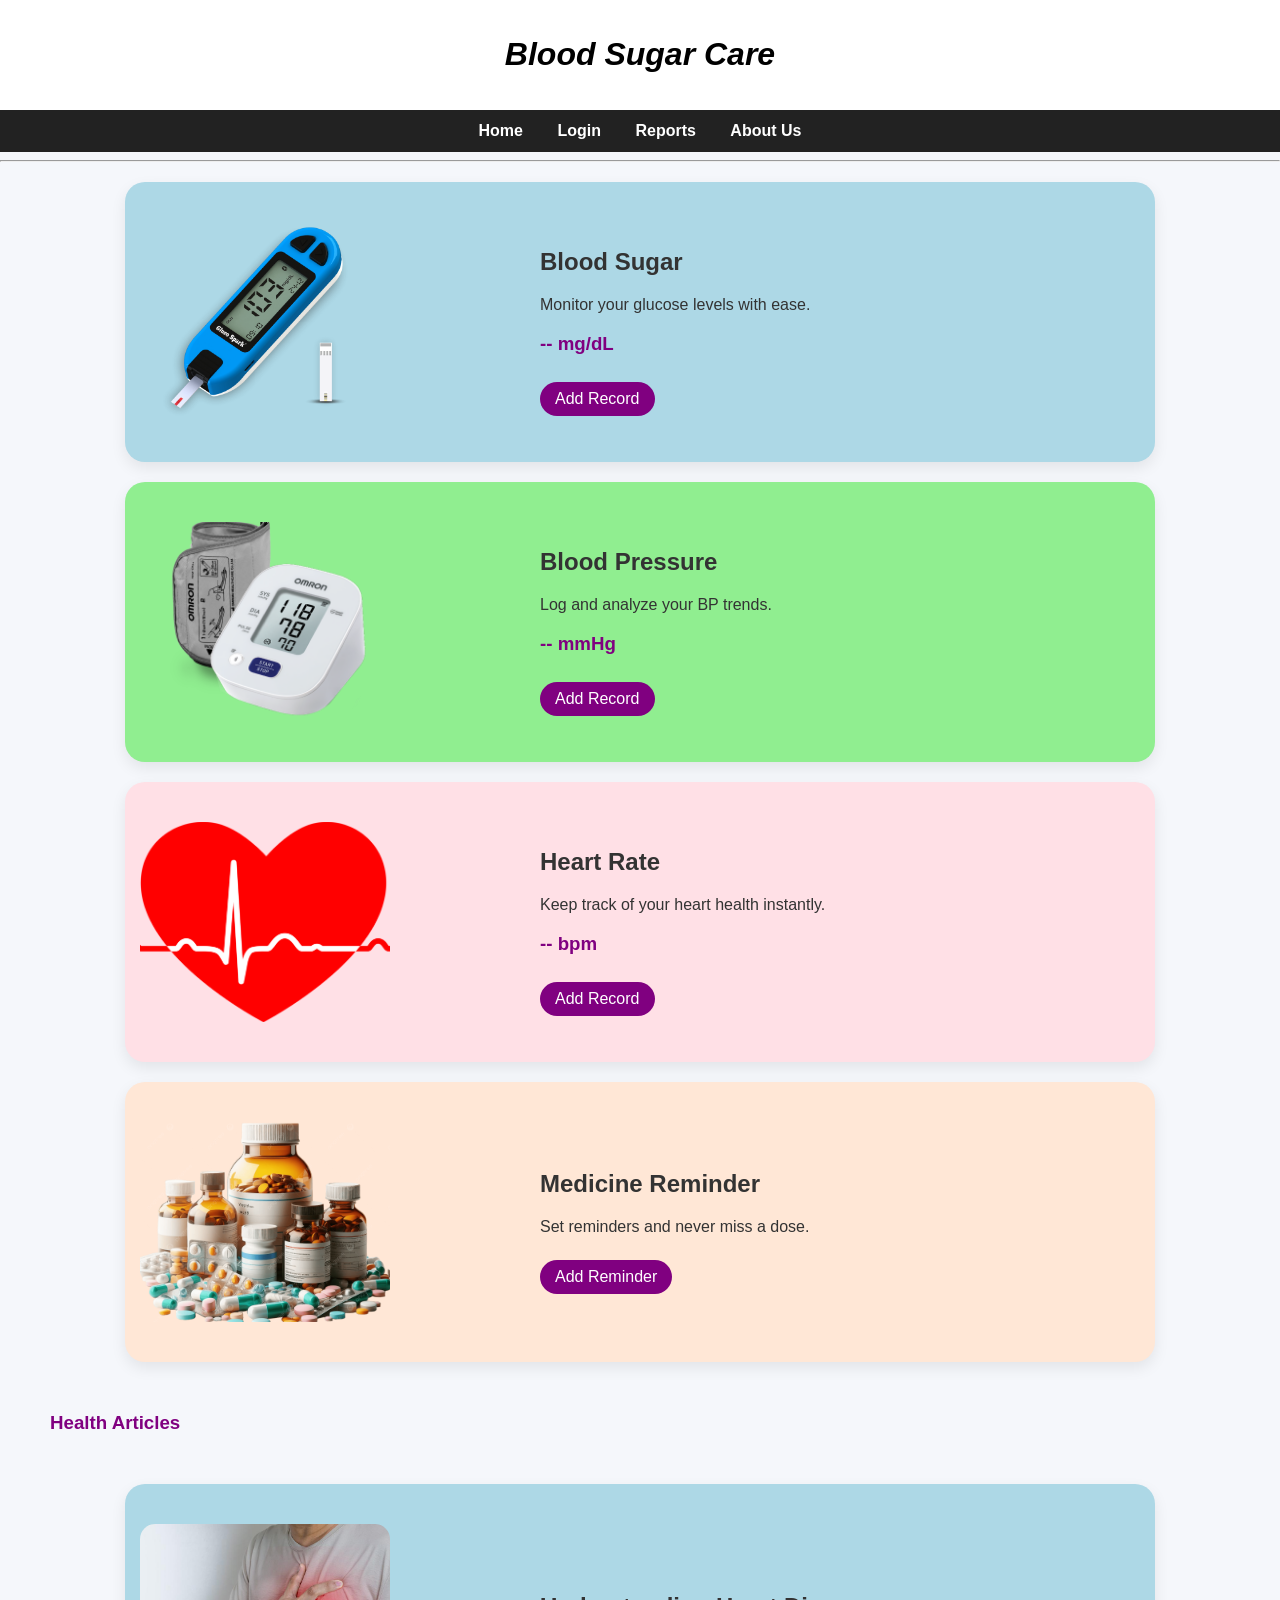
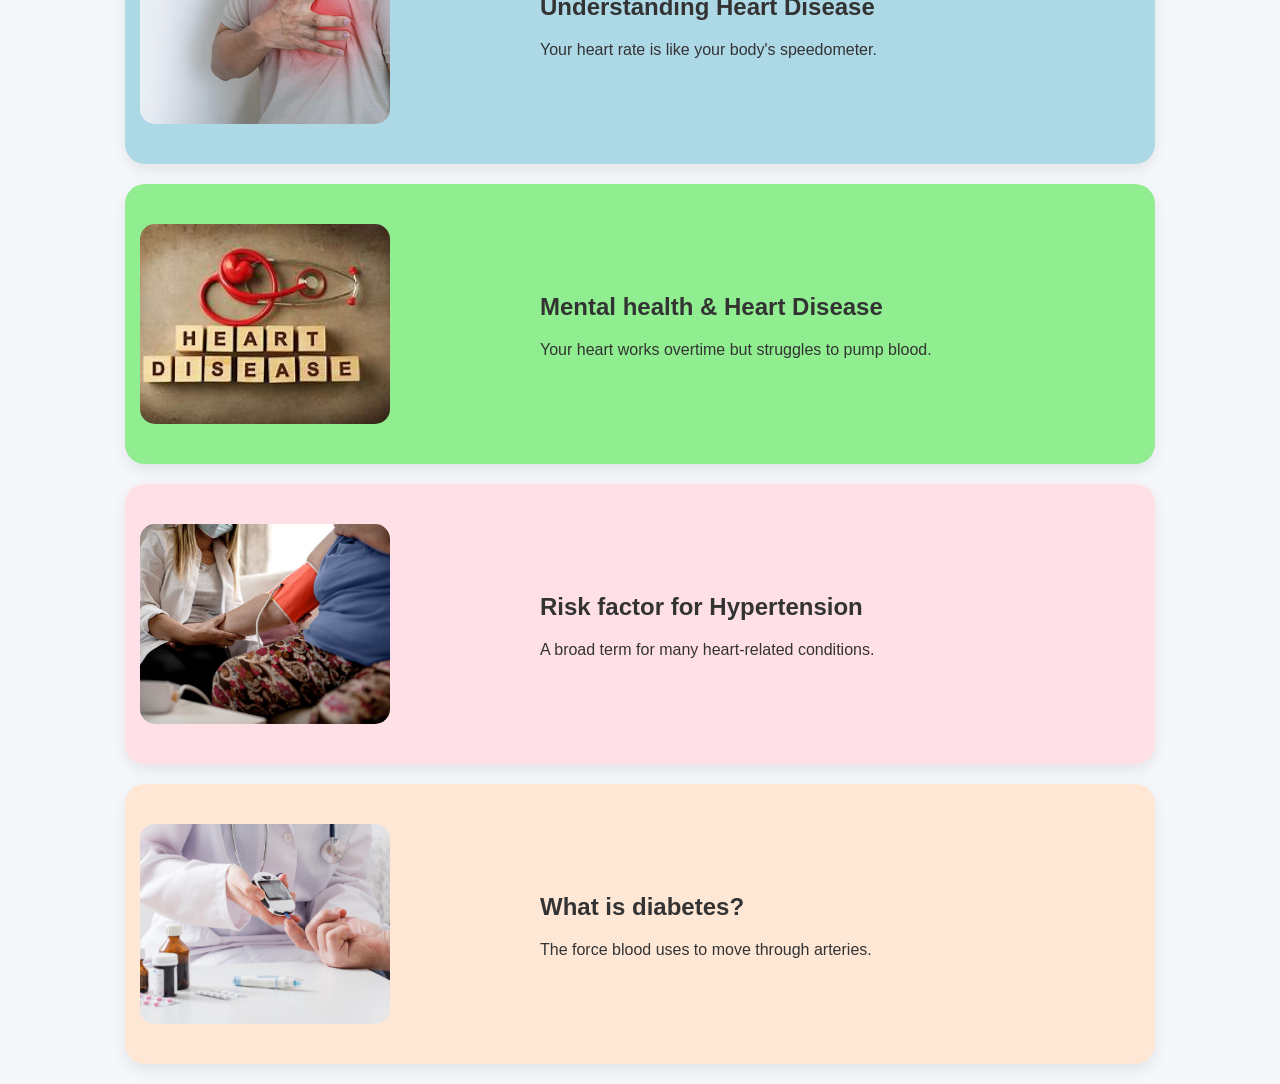
<file: index.html>
<!DOCTYPE html>
<html>
<head>
    <meta name="viewport" content="width=device-width, initial-scale=1.0">
    <title>Health Tracker</title>
    <link rel="stylesheet" href="style1.css">
</head>

<body>

<header>
    <i><h1 style="text-align:center;">Blood Sugar Care</i></h1>
</header>

<!-- NAVBAR -->
<nav class="navbar">
    <a href="index.html">Home</a>
    <a href="login.html">Login</a>
    <a href="graphs.html">Reports</a>
    <a href="about.html">About Us</a>
    
</nav>

<hr>

<!-- HEALTH TRACK CARDS -->
<section class="card blue">
    <img src="blood sugar.png" alt="Blood Sugar">
    <div class="text">
        <h2>Blood Sugar</h2>
        <p>Monitor your glucose levels with ease.</p>
        <h3>-- mg/dL</h3>
        <a class="btn" href="bloodsugar.html">Add Record</a>
    </div>
</section>

<section class="card green">
    <img src="bp.png" alt="Blood Pressure">
    <div class="text">
        <h2>Blood Pressure</h2>
        <p>Log and analyze your BP trends.</p>
        <h3>-- mmHg</h3>
        <a class="btn" href="bloodpressure.html">Add Record</a>
    </div>
</section>

<section class="card pink">
    <img src="heart rate.png" alt="Heart Rate">
    <div class="text">
        <h2>Heart Rate</h2>
        <p>Keep track of your heart health instantly.</p>
        <h3>-- bpm</h3>
        <a class="btn" href="heartrate.html">Add Record</a>
    </div>
</section>

<section class="card orange">
    <img src="medicine.png" alt="Medicine">
    <div class="text">
        <h2>Medicine Reminder</h2>
        <p>Set reminders and never miss a dose.</p>
        <a class="btn" href="reminder.html">Add Reminder</a>
    </div>
</section>

<!-- ARTICLES SECTION -->
<h3 style="margin:50px;">Health Articles</h2>

<a href="heartdisease.html" class="article-link">
<section class="card blue">
    <img src="heartdisease.jpg" alt="Target Heart Rate">
    <div class="text">
        <h2>Understanding Heart Disease</h2>
        <p>Your heart rate is like your body's speedometer.</p>
    </div>
</section>
</a>

<a href="heartfailure.html" class="article-link">
<section class="card green">
    <img src="heartfailure.jpg" alt="Heart Failure">
    <div class="text">
        <h2>Mental health & Heart Disease</h2>
        <p>Your heart works overtime but struggles to pump blood.</p>
    </div>
</section>
</a>

<a href="Hypertension.html" class="article-link">
<section class="card pink">
    <img src="Hypertension.jpg" alt="Heart Disease">
    <div class="text">
        <h2>Risk factor for Hypertension</h2>
        <p>A broad term for many heart-related conditions.</p>
    </div>
</section>
</a>

<a href="diabetes.html" class="article-link">
<section class="card orange">
    <img src="diabetes.jpg" alt="Blood Pressure Info">
    <div class="text">
        <h2>What is diabetes?</h2>
        <p>The force blood uses to move through arteries.</p>
    </div>
</section>
</a>

</body>
</html>
</file>
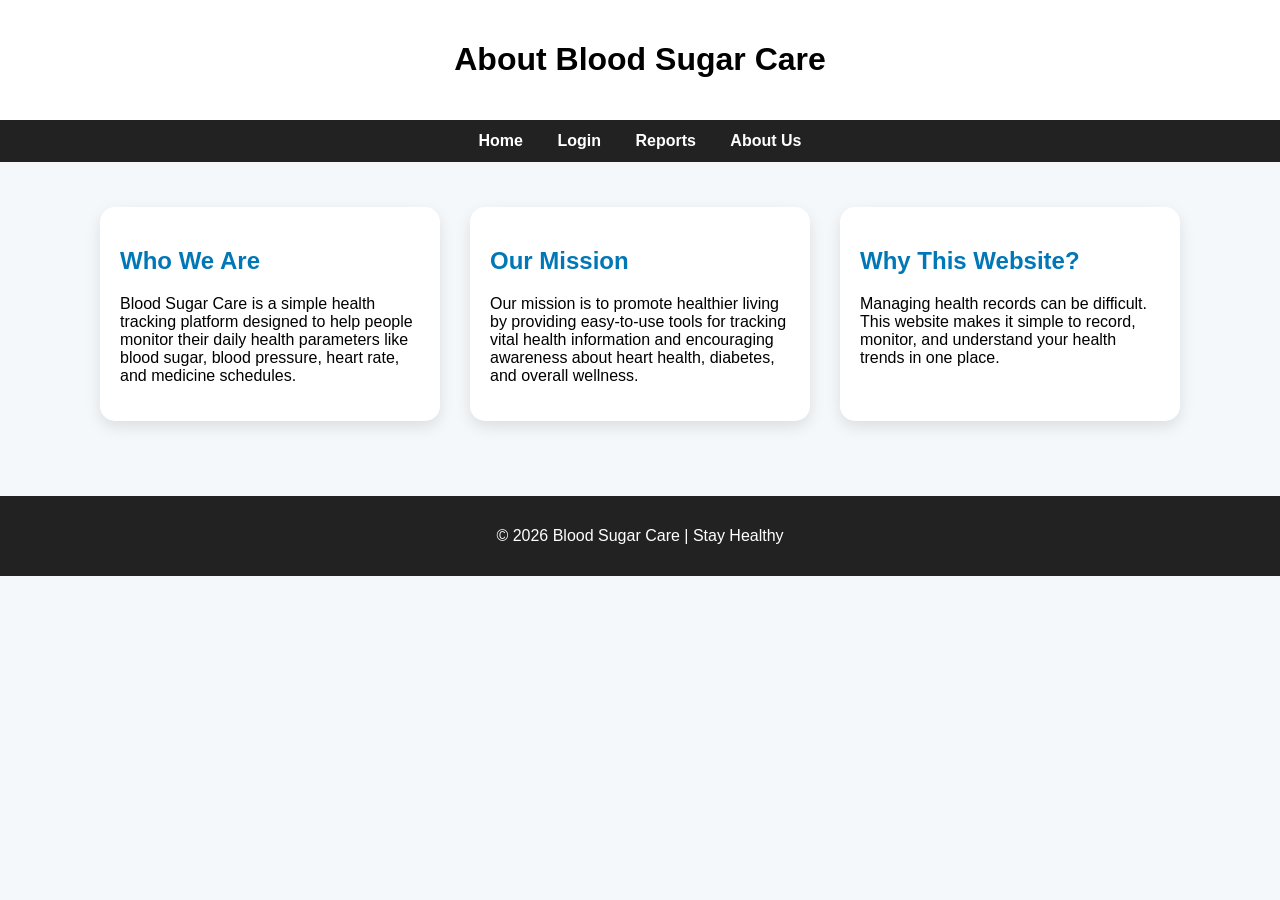
<file: about.html>
<!DOCTYPE html>
<html>
<head>
    <meta name="viewport" content="width=device-width, initial-scale=1.0">
    <title>About Us - Blood Sugar Care</title>
    <link rel="stylesheet" href="about.css">
</head>
<body>
<header>
    <h1>About Blood Sugar Care</h1>
</header>
<nav class="navbar">
    <a href="index.html">Home</a>
    <a href="login.html">Login</a>
    <a href="graphs.html">Reports</a>
    <a href="about.html">About Us</a>
</nav>
<section class="about-container">
<div class="about-card">
<h2>Who We Are</h2>
<p>
Blood Sugar Care is a simple health tracking platform designed to help people 
monitor their daily health parameters like blood sugar, blood pressure, heart rate, 
and medicine schedules.</p>
 </div>
<div class="about-card">
<h2>Our Mission</h2>
<p>Our mission is to promote healthier living by providing easy-to-use tools 
  for tracking vital health information and encouraging awareness about 
 heart health, diabetes, and overall wellness.</p>
</div>
<div class="about-card">
<h2>Why This Website?</h2>
<p>Managing health records can be difficult. This website makes it simple 
to record, monitor, and understand your health trends in one place. </p>
</div>
</section>
<footer>
    <p>© 2026 Blood Sugar Care | Stay Healthy</p>
</footer>

</body>
</html>
</file>
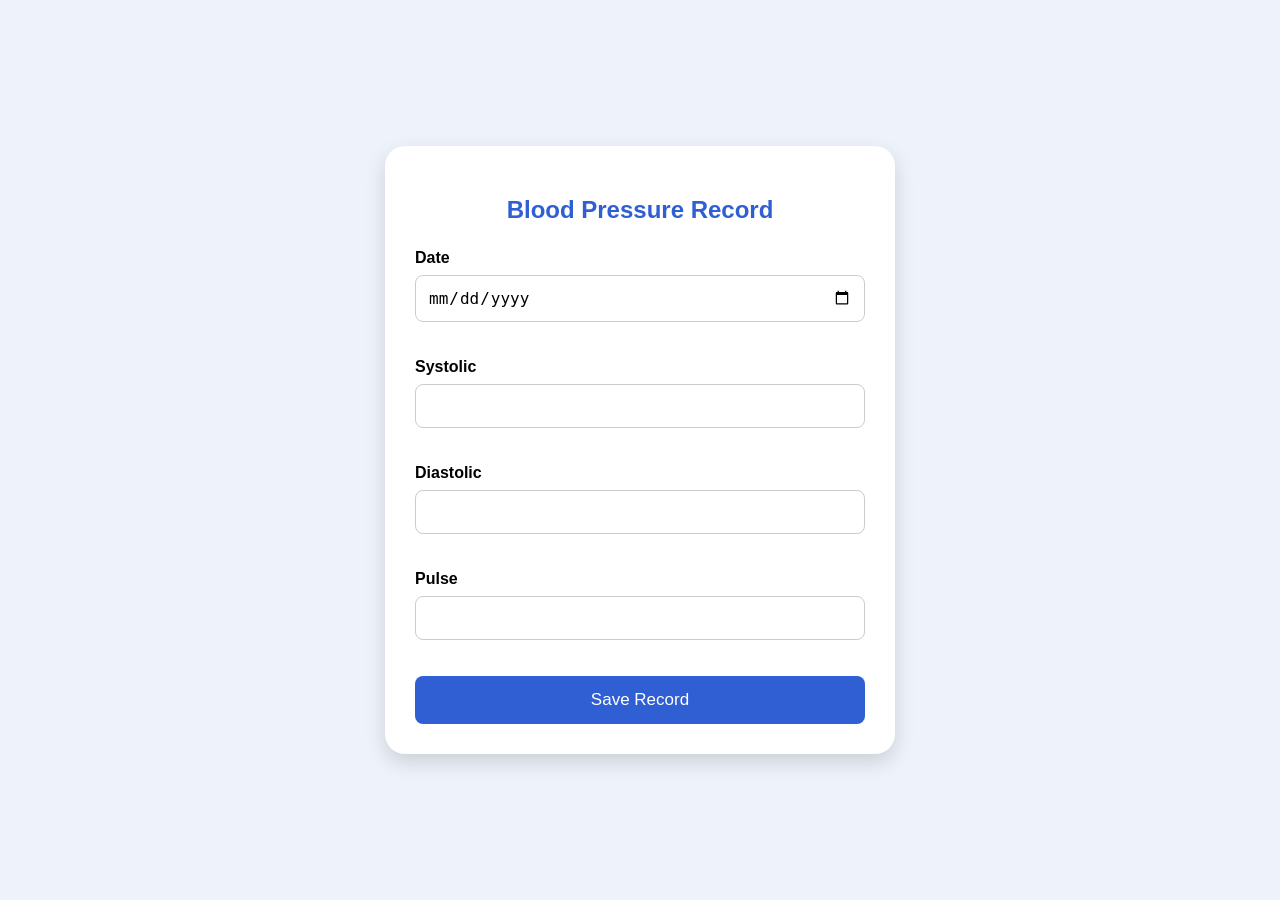
<file: bloodpressure.html>
<!DOCTYPE html>
<html>
<head>
<meta charset="UTF-8">
<meta name="viewport" content="width=device-width, initial-scale=1.0">
<title>Blood Pressure Record</title>
<link rel="stylesheet" href="style2.css">
</head>
<body>
<div class="container">
<h2>Blood Pressure Record</h2>

<form>
<label>Date</label><br>
<input type="date"><br><br>

<label>Systolic</label><br>
<input type="number"><br><br>

<label>Diastolic</label><br>
<input type="number"><br><br>

<label>Pulse</label><br>
<input type="number"><br><br>

<button type="submit">Save Record</button>
</form>
</div>
</body>
</html>
</file>
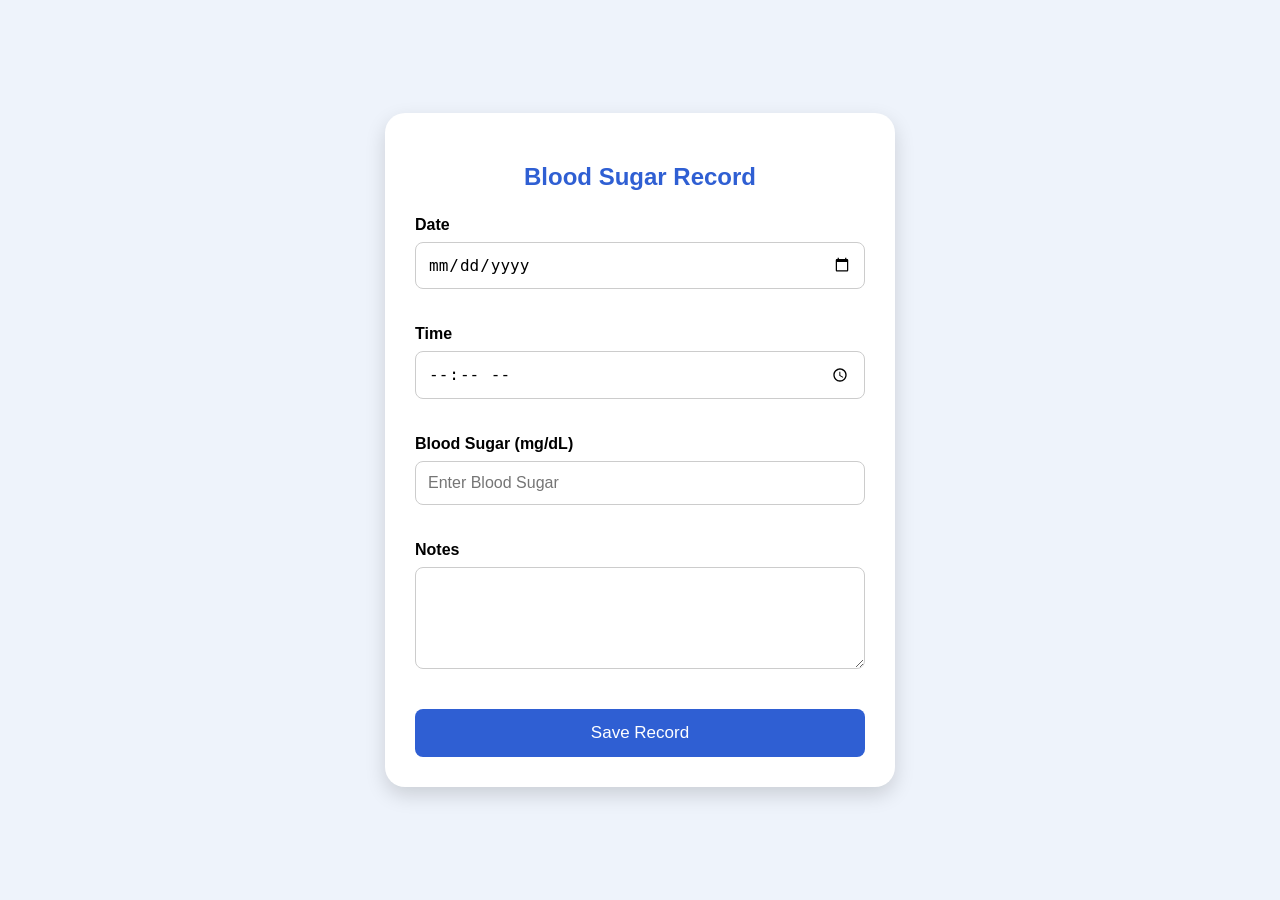
<file: bloodsugar.html>
<!DOCTYPE html>
<html>
<head>
<meta charset="UTF-8">
<meta name="viewport" content="width=device-width, initial-scale=1.0">
<title>Blood Sugar Record</title>
<link rel="stylesheet" href="style2.css">
</head>
<body>
<div class="container">
<h2>Blood Sugar Record</h2>

<form>
<label>Date</label><br>
<input type="date"><br><br>

<label>Time</label><br>
<input type="time"><br><br>

<label>Blood Sugar (mg/dL)</label><br>
<input type="number" placeholder="Enter Blood Sugar"><br><br>

<label>Notes</label><br>
<textarea rows="4"></textarea><br><br>

<button type="submit">Save Record</button>
</form>
</div>
</body>
</html>
</file>
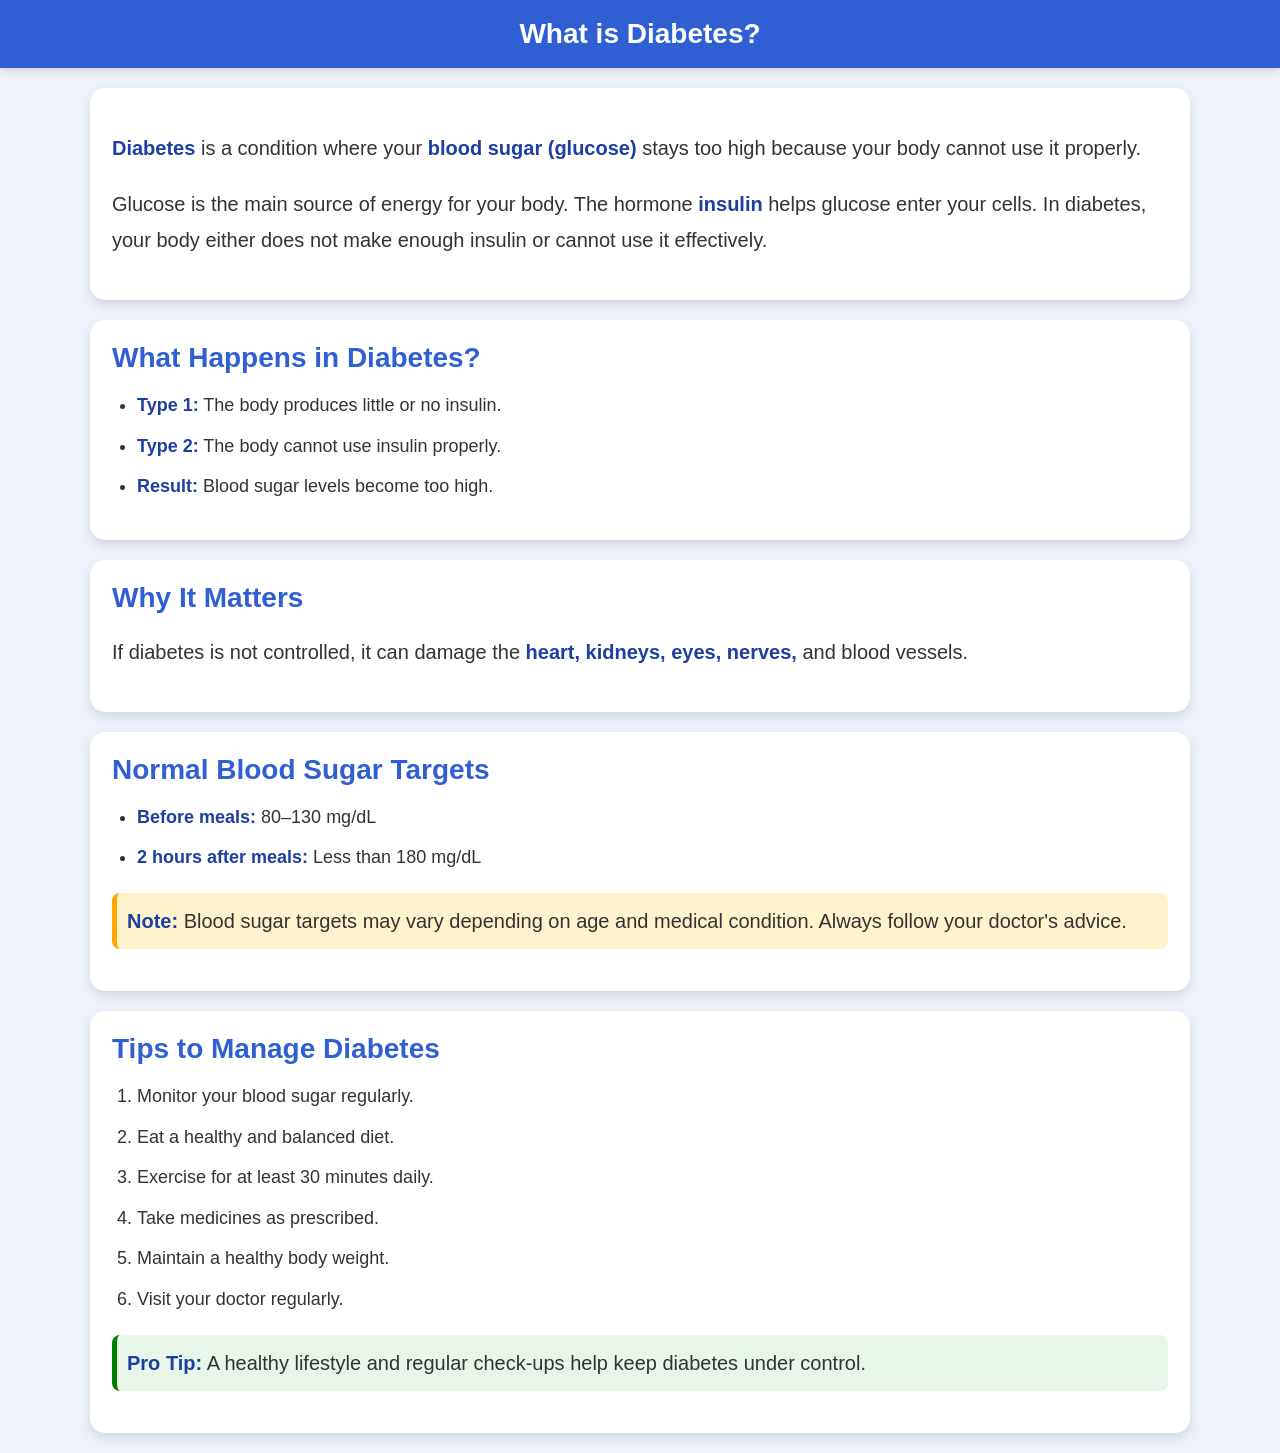
<file: diabetes.html>
<!DOCTYPE html>
<html lang="en">
<head>
    <meta charset="UTF-8">
    <meta name="viewport" content="width=device-width, initial-scale=1.0">
    <title>What is Diabetes?</title>
    <link rel="stylesheet" href="article.css">
</head>
<body>

    <div class="top-bar">
        <h1>What is Diabetes?</h1>
    </div>

    <div class="article-card">
        <p>
            <b>Diabetes</b> is a condition where your <b>blood sugar (glucose)</b> stays too high because your body cannot use it properly.
        </p>

        <p>
            Glucose is the main source of energy for your body. The hormone <b>insulin</b> helps glucose enter your cells. In diabetes, your body either does not make enough insulin or cannot use it effectively.
        </p>
    </div>

    <div class="article-card">
        <h2>What Happens in Diabetes?</h2>
        <ul>
            <li><b>Type 1:</b> The body produces little or no insulin.</li>
            <li><b>Type 2:</b> The body cannot use insulin properly.</li>
            <li><b>Result:</b> Blood sugar levels become too high.</li>
        </ul>
    </div>

    <div class="article-card">
        <h2>Why It Matters</h2>
        <p>
            If diabetes is not controlled, it can damage the <b>heart, kidneys, eyes, nerves,</b> and blood vessels.
        </p>
    </div>

    <div class="article-card">
        <h2>Normal Blood Sugar Targets</h2>
        <ul>
            <li><b>Before meals:</b> 80–130 mg/dL</li>
            <li><b>2 hours after meals:</b> Less than 180 mg/dL</li>
        </ul>

        <p class="note">
            <b>Note:</b> Blood sugar targets may vary depending on age and medical condition. Always follow your doctor's advice.
        </p>
    </div>

    <div class="article-card">
        <h2>Tips to Manage Diabetes</h2>
        <ol>
            <li>Monitor your blood sugar regularly.</li>
            <li>Eat a healthy and balanced diet.</li>
            <li>Exercise for at least 30 minutes daily.</li>
            <li>Take medicines as prescribed.</li>
            <li>Maintain a healthy body weight.</li>
            <li>Visit your doctor regularly.</li>
        </ol>

        <p class="pro-tip">
            <b>Pro Tip:</b> A healthy lifestyle and regular check-ups help keep diabetes under control.
        </p>
    </div>

</body>
</html>
</file>
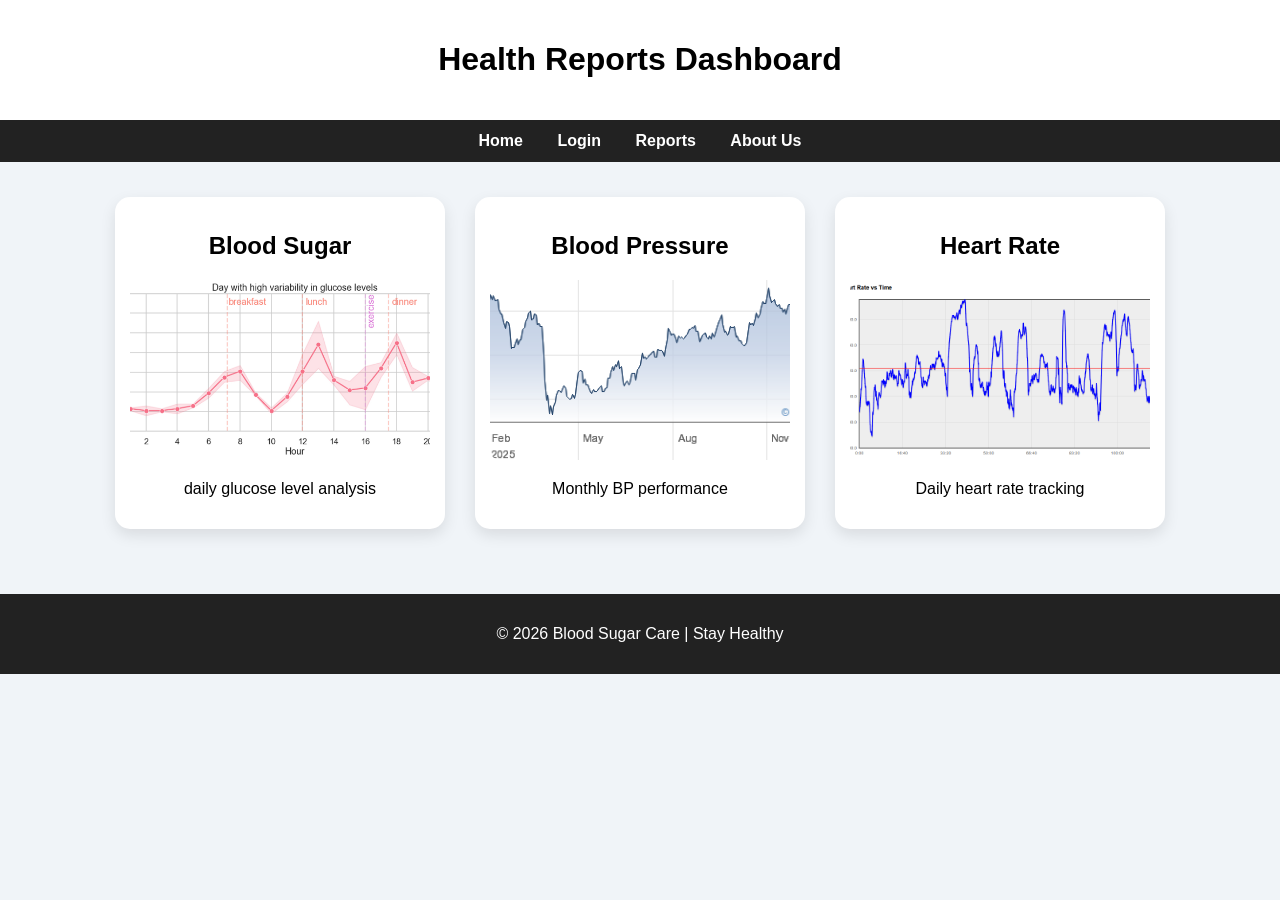
<file: graphs.html>
<!DOCTYPE html>
<html>
<head>
    <meta name="viewport" content="width=device-width, initial-scale=1.0">
    <title>Health Reports</title>
    <link rel="stylesheet" href="graphs.css">
</head>
<body>
<header>
    <h1>Health Reports Dashboard</h1>
</header>
<nav class="navbar">
    <a href="index.html">Home</a>
    <a href="login.html">Login</a>
    <a href="graphs.html">Reports</a>
    <a href="about.html">About Us</a>
</nav>

<section class="report-container">

    <div class="report-card">
        <h2>Blood Sugar</h2>
        <img src="sugar-graph.png" alt="Blood Sugar Graph">
        <p>daily glucose level analysis</p>
    </div>

    <div class="report-card">
        <h2>Blood Pressure</h2>
        <img src="bp-graph.png" alt="Blood Pressure Graph">
        <p>Monthly BP performance</p>
    </div>

    <div class="report-card">
        <h2>Heart Rate</h2>
        <img src="heart-graph.png" alt="Heart Rate Graph">
        <p>Daily heart rate tracking</p>
    </div>

</section>
<footer>
    <p>© 2026 Blood Sugar Care | Stay Healthy</p>
</footer>
</body>
</html>
</file>
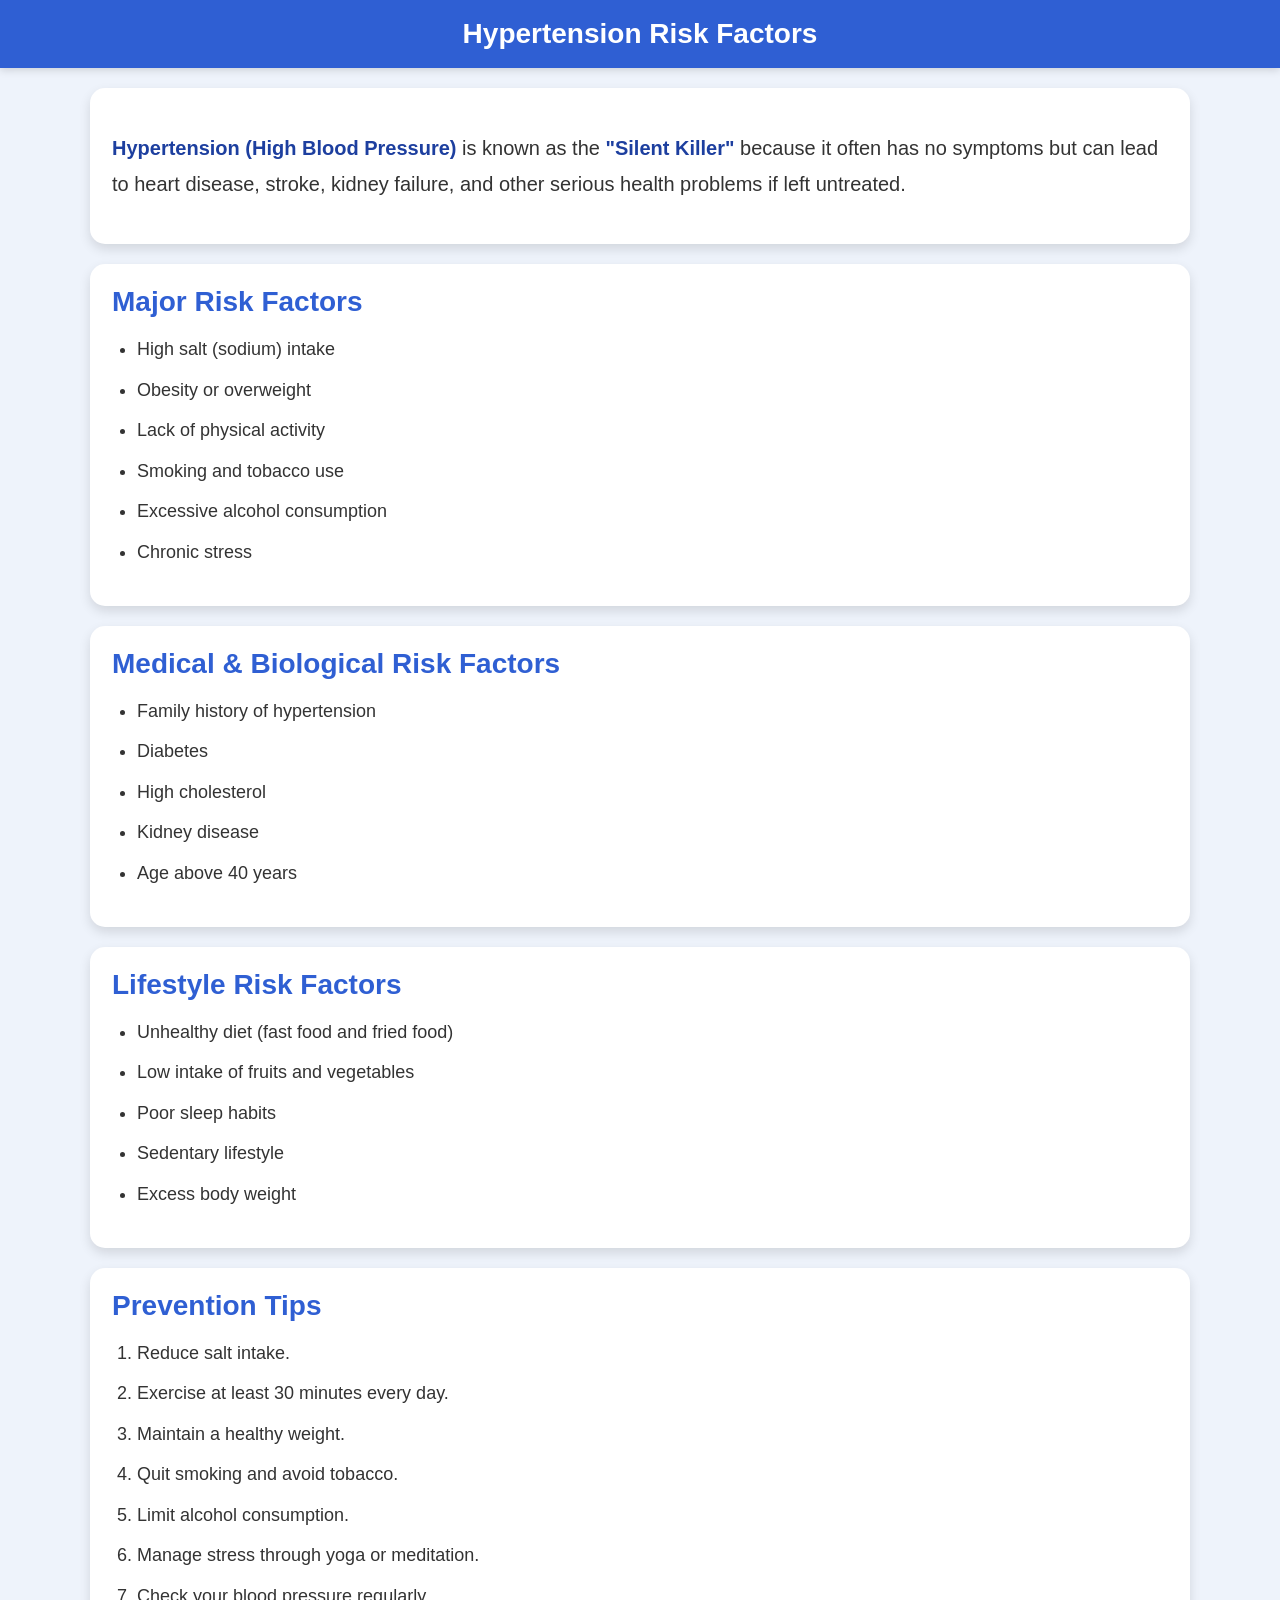
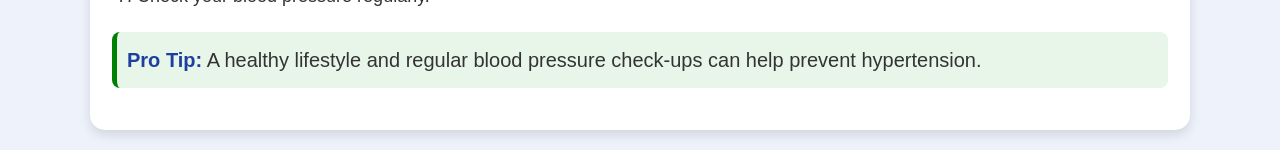
<file: heartdisease.html>
<!DOCTYPE html>
<html lang="en">
<head>
    <meta charset="UTF-8">
    <meta name="viewport" content="width=device-width, initial-scale=1.0">
    <title>Hypertension Risk Factors</title>
    <link rel="stylesheet" href="article.css">
</head>
<body>

    <div class="top-bar">
        <h1>Hypertension Risk Factors</h1>
    </div>

    <div class="article-card">
        <p>
            <b>Hypertension (High Blood Pressure)</b> is known as the
            <b>"Silent Killer"</b> because it often has no symptoms but can
            lead to heart disease, stroke, kidney failure, and other serious
            health problems if left untreated.
        </p>
    </div>

    <div class="article-card">
        <h2>Major Risk Factors</h2>
        <ul>
            <li>High salt (sodium) intake</li>
            <li>Obesity or overweight</li>
            <li>Lack of physical activity</li>
            <li>Smoking and tobacco use</li>
            <li>Excessive alcohol consumption</li>
            <li>Chronic stress</li>
        </ul>
    </div>

    <div class="article-card">
        <h2>Medical & Biological Risk Factors</h2>
        <ul>
            <li>Family history of hypertension</li>
            <li>Diabetes</li>
            <li>High cholesterol</li>
            <li>Kidney disease</li>
            <li>Age above 40 years</li>
        </ul>
    </div>

    <div class="article-card">
        <h2>Lifestyle Risk Factors</h2>
        <ul>
            <li>Unhealthy diet (fast food and fried food)</li>
            <li>Low intake of fruits and vegetables</li>
            <li>Poor sleep habits</li>
            <li>Sedentary lifestyle</li>
            <li>Excess body weight</li>
        </ul>
    </div>

    <div class="article-card">
        <h2>Prevention Tips</h2>
        <ol>
            <li>Reduce salt intake.</li>
            <li>Exercise at least 30 minutes every day.</li>
            <li>Maintain a healthy weight.</li>
            <li>Quit smoking and avoid tobacco.</li>
            <li>Limit alcohol consumption.</li>
            <li>Manage stress through yoga or meditation.</li>
            <li>Check your blood pressure regularly.</li>
        </ol>

        <p class="pro-tip">
            <b>Pro Tip:</b> A healthy lifestyle and regular blood pressure check-ups can help prevent hypertension.
        </p>
    </div>

</body>
</html>
</file>
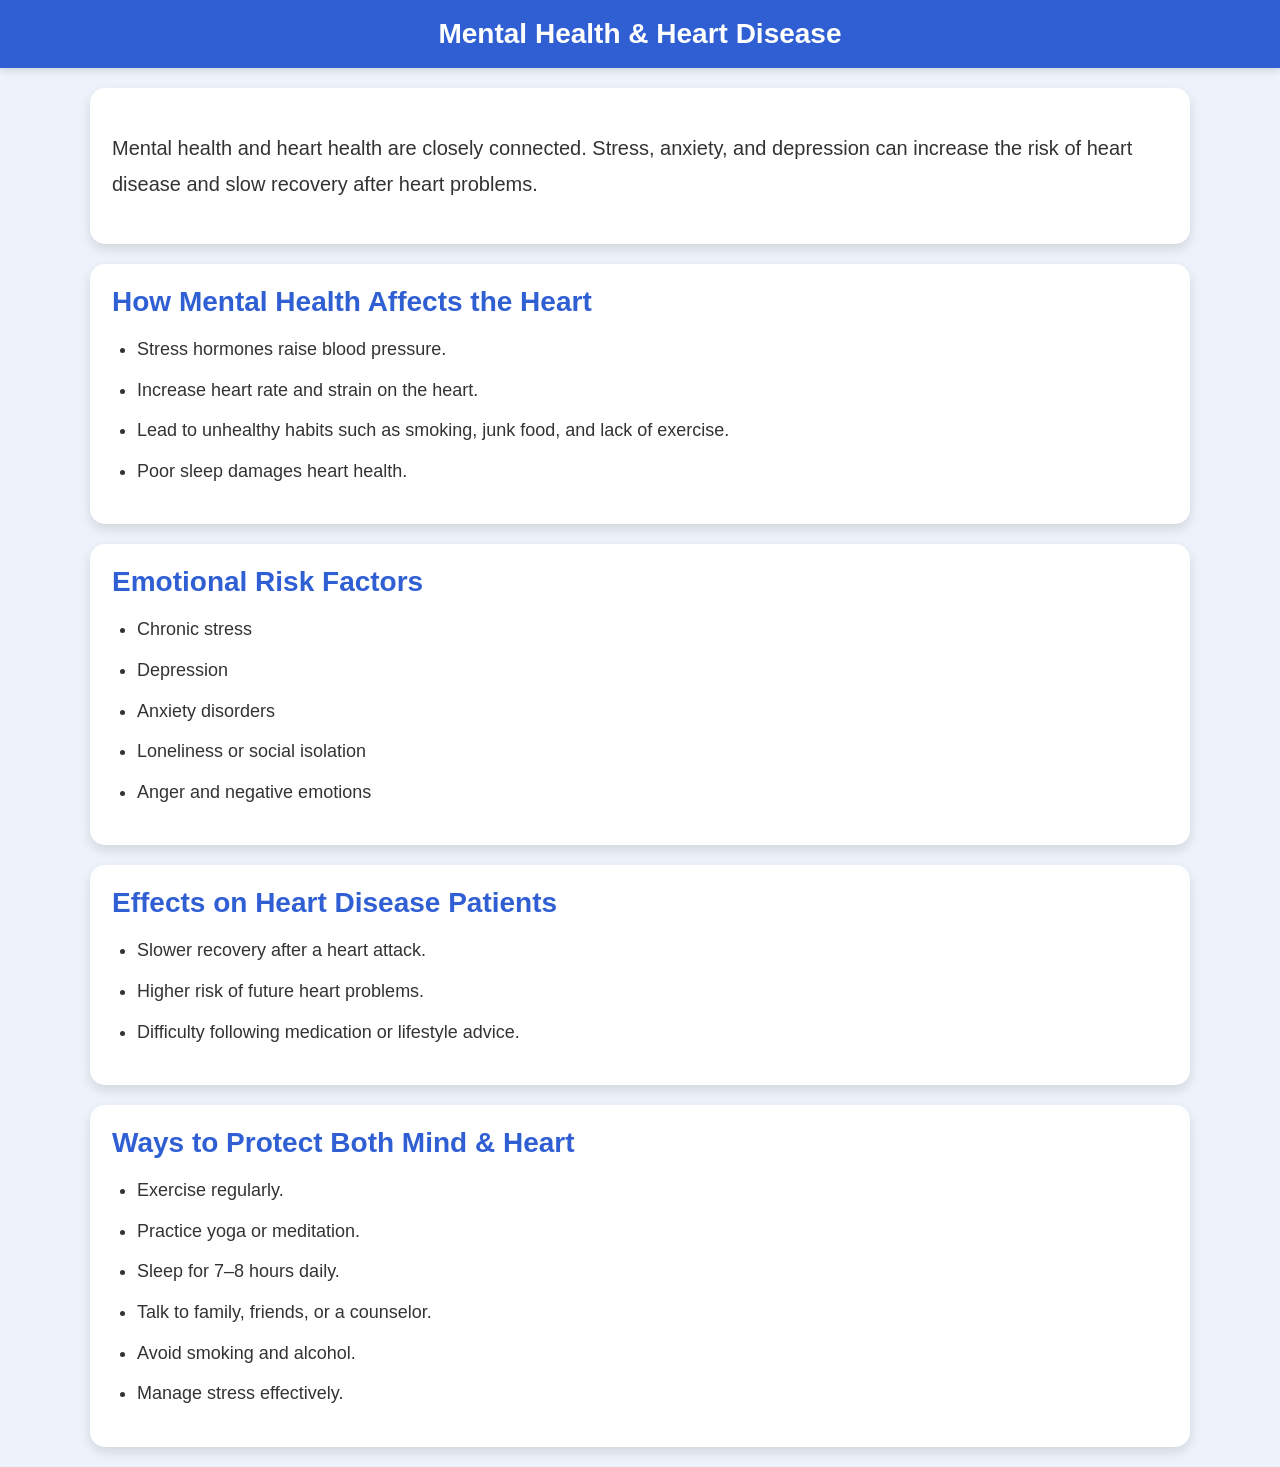
<file: heartfailure.html>
<!DOCTYPE html>
<html lang="en">
<head>
    <meta charset="UTF-8">
    <meta name="viewport" content="width=device-width, initial-scale=1.0">
    <title>Mental Health & Heart Disease</title>
    <link rel="stylesheet" href="article.css">
</head>
<body>

    <div class="top-bar">
        <h1>Mental Health & Heart Disease</h1>
    </div>

    <div class="article-card">
        <p>
            Mental health and heart health are closely connected. Stress, anxiety, and depression can increase the risk of heart disease and slow recovery after heart problems.
        </p>
    </div>

    <div class="article-card">
        <h2>How Mental Health Affects the Heart</h2>
        <ul>
            <li>Stress hormones raise blood pressure.</li>
            <li>Increase heart rate and strain on the heart.</li>
            <li>Lead to unhealthy habits such as smoking, junk food, and lack of exercise.</li>
            <li>Poor sleep damages heart health.</li>
        </ul>
    </div>

    <div class="article-card">
        <h2>Emotional Risk Factors</h2>
        <ul>
            <li>Chronic stress</li>
            <li>Depression</li>
            <li>Anxiety disorders</li>
            <li>Loneliness or social isolation</li>
            <li>Anger and negative emotions</li>
        </ul>
    </div>

    <div class="article-card">
        <h2>Effects on Heart Disease Patients</h2>
        <ul>
            <li>Slower recovery after a heart attack.</li>
            <li>Higher risk of future heart problems.</li>
            <li>Difficulty following medication or lifestyle advice.</li>
        </ul>
    </div>

    <div class="article-card">
        <h2>Ways to Protect Both Mind & Heart</h2>
        <ul>
            <li>Exercise regularly.</li>
            <li>Practice yoga or meditation.</li>
            <li>Sleep for 7–8 hours daily.</li>
            <li>Talk to family, friends, or a counselor.</li>
            <li>Avoid smoking and alcohol.</li>
            <li>Manage stress effectively.</li>
        </ul>
    </div>

</body>
</html>
</file>
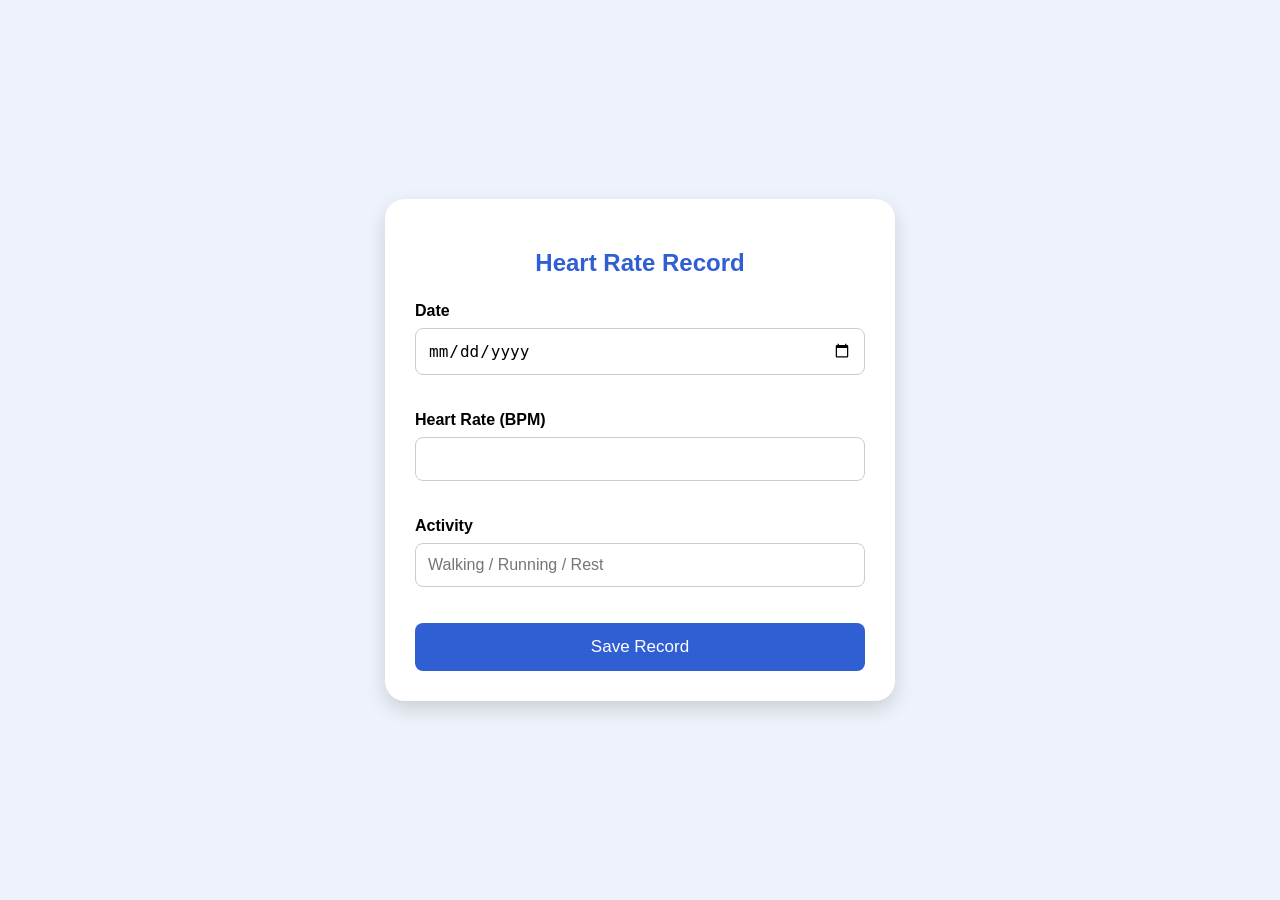
<file: heartrate.html>
<!DOCTYPE html>
<html>
<head>
<meta charset="UTF-8">
<meta name="viewport" content="width=device-width, initial-scale=1.0">
<title>Heart Rate Record</title>
<link rel="stylesheet" href="style2.css">
</head>
<body>
<div class="container">
<h2>Heart Rate Record</h2>

<form>
<label>Date</label><br>
<input type="date"><br><br>

<label>Heart Rate (BPM)</label><br>
<input type="number"><br><br>

<label>Activity</label><br>
<input type="text" placeholder="Walking / Running / Rest"><br><br>

<button type="submit">Save Record</button>
</form>
</div>
</body>
</html>
</file>
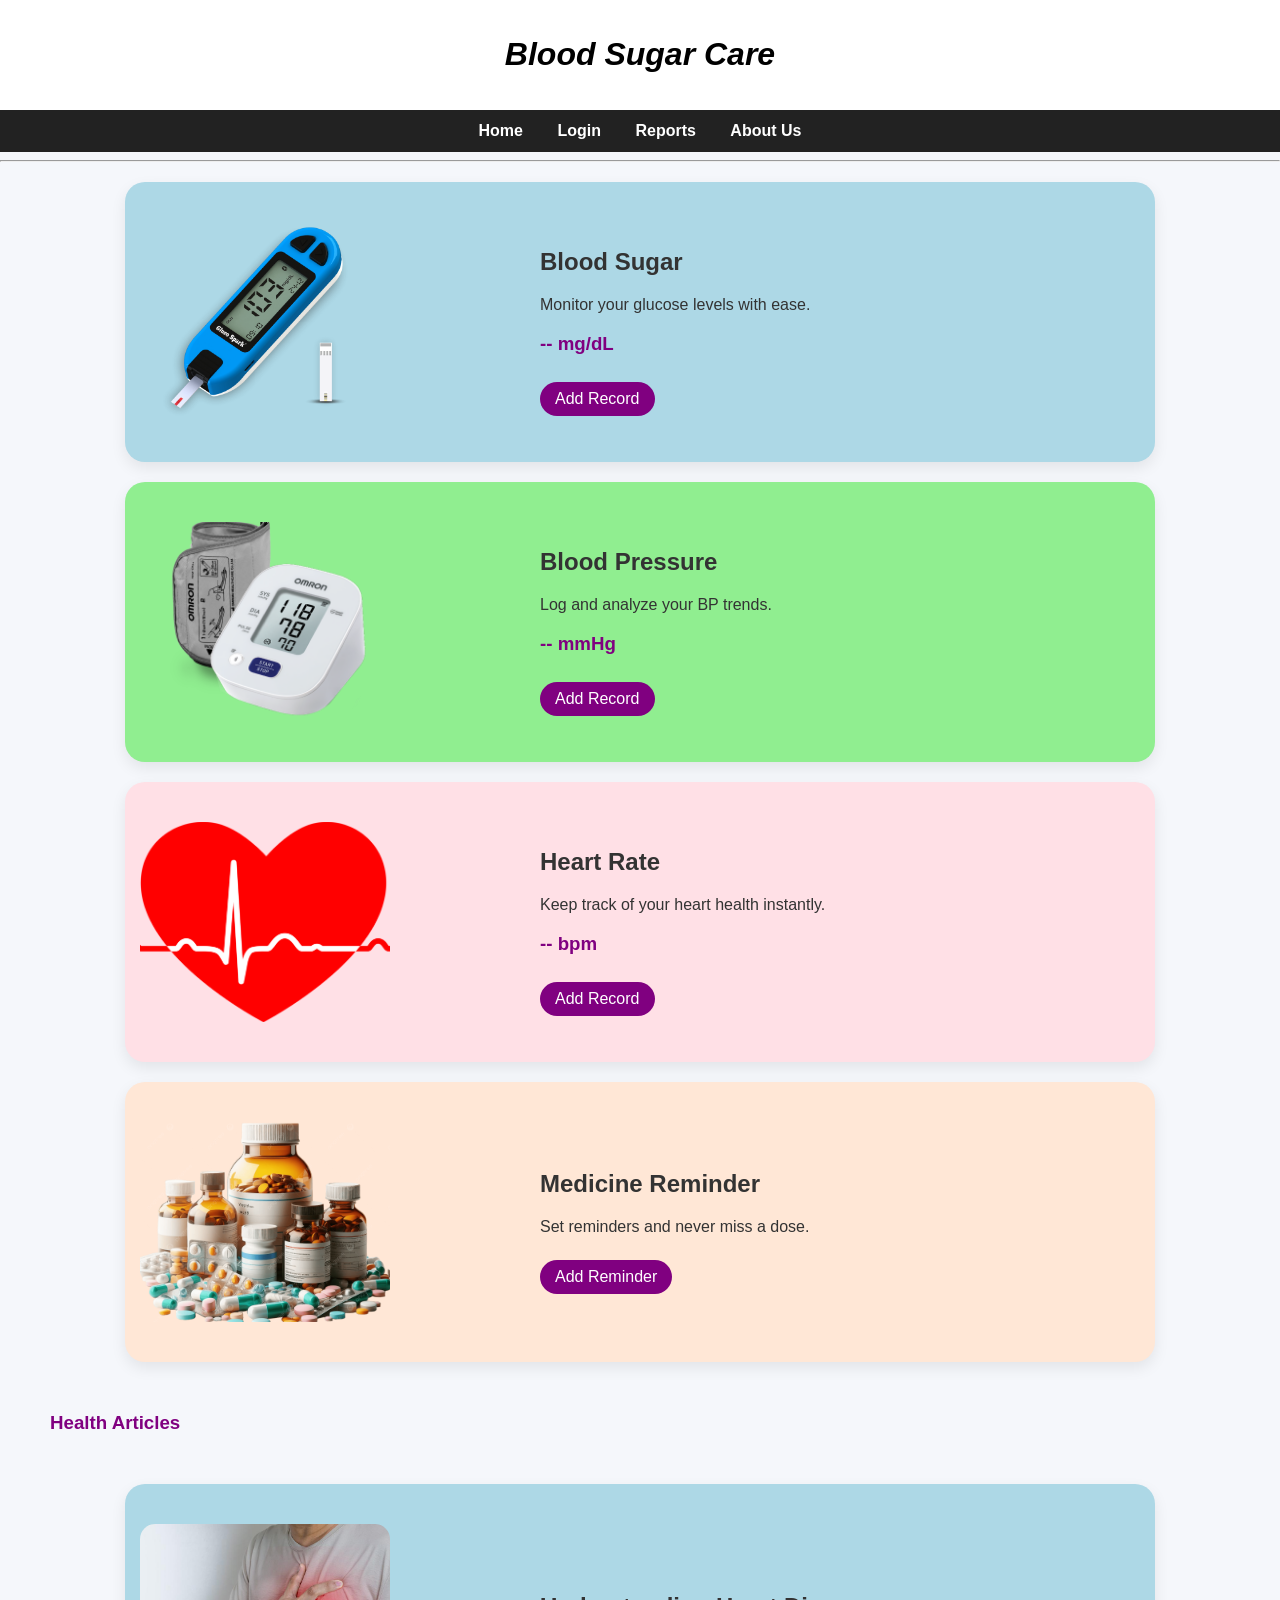
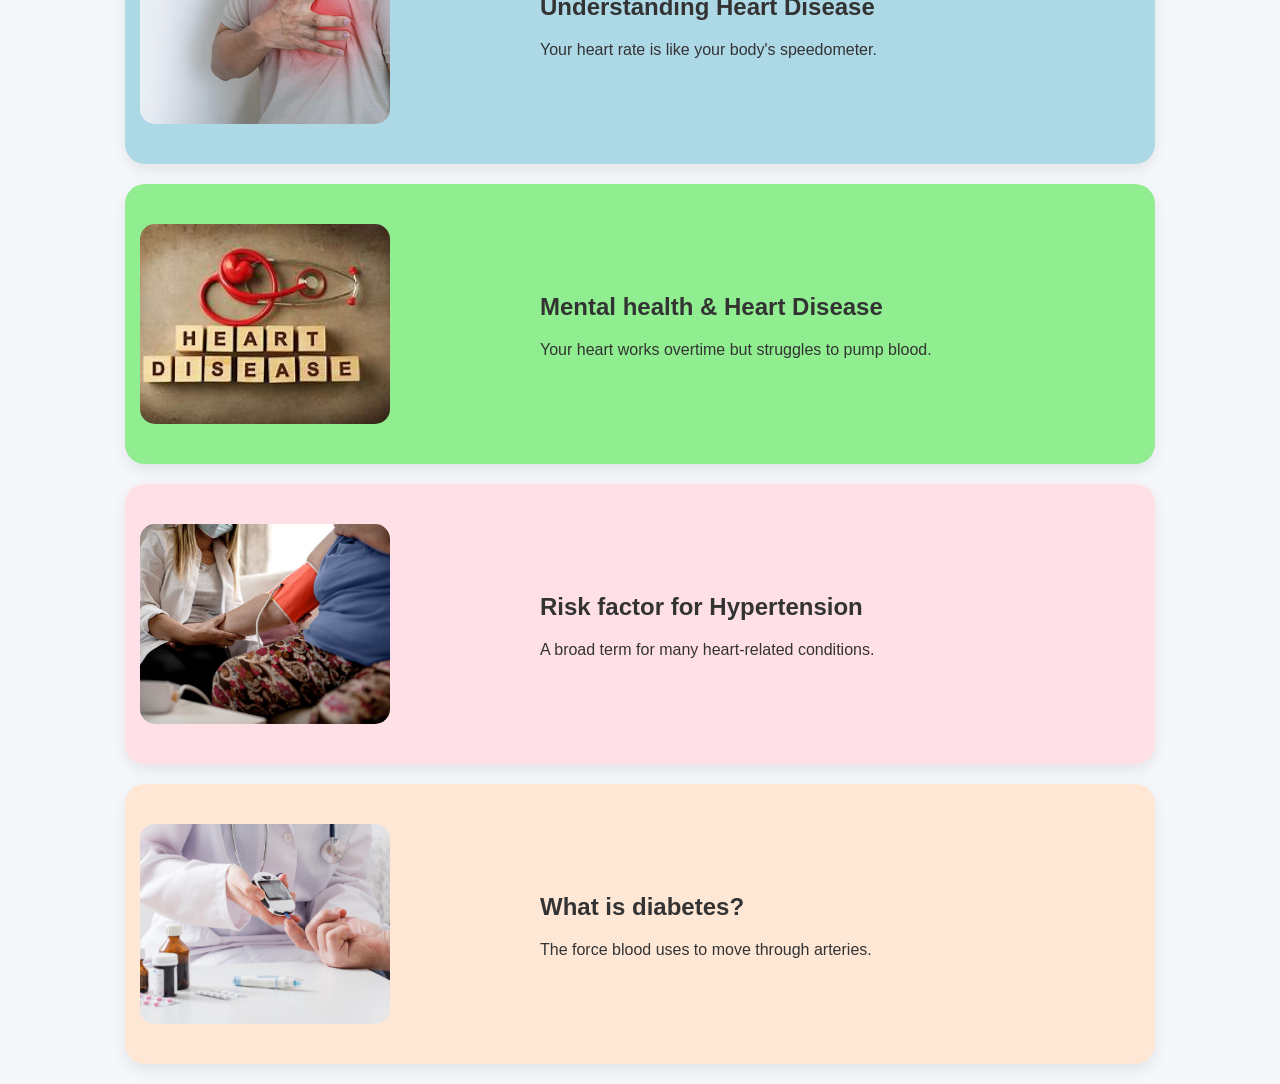
<file: index1.html>
<!DOCTYPE html>
<html>
<head>
    <meta name="viewport" content="width=device-width, initial-scale=1.0">
    <title>Health Tracker</title>
    <link rel="stylesheet" href="style1.css">
</head>

<body>

<header>
    <i><h1 style="text-align:center;">Blood Sugar Care</i></h1>
</header>

<!-- NAVBAR -->
<nav class="navbar">
    <a href="index1.html">Home</a>
    <a href="login.html">Login</a>
    <a href="graphs.html">Reports</a>
    <a href="about.html">About Us</a>
    
</nav>

<hr>

<!-- HEALTH TRACK CARDS -->
<section class="card blue">
    <img src="blood sugar.png" alt="Blood Sugar">
    <div class="text">
        <h2>Blood Sugar</h2>
        <p>Monitor your glucose levels with ease.</p>
        <h3>-- mg/dL</h3>
        <a class="btn" href="bloodsugar.html">Add Record</a>
    </div>
</section>

<section class="card green">
    <img src="bp.png" alt="Blood Pressure">
    <div class="text">
        <h2>Blood Pressure</h2>
        <p>Log and analyze your BP trends.</p>
        <h3>-- mmHg</h3>
        <a class="btn" href="bloodpressure.html">Add Record</a>
    </div>
</section>

<section class="card pink">
    <img src="heart rate.png" alt="Heart Rate">
    <div class="text">
        <h2>Heart Rate</h2>
        <p>Keep track of your heart health instantly.</p>
        <h3>-- bpm</h3>
        <a class="btn" href="heartrate.html">Add Record</a>
    </div>
</section>

<section class="card orange">
    <img src="medicine.png" alt="Medicine">
    <div class="text">
        <h2>Medicine Reminder</h2>
        <p>Set reminders and never miss a dose.</p>
        <a class="btn" href="reminder.html">Add Reminder</a>
    </div>
</section>

<!-- ARTICLES SECTION -->
<h3 style="margin:50px;">Health Articles</h2>

<a href="heartdisease.html" class="article-link">
<section class="card blue">
    <img src="heartdisease.jpg" alt="Target Heart Rate">
    <div class="text">
        <h2>Understanding Heart Disease</h2>
        <p>Your heart rate is like your body's speedometer.</p>
    </div>
</section>
</a>

<a href="heartfailure.html" class="article-link">
<section class="card green">
    <img src="heartfailure.jpg" alt="Heart Failure">
    <div class="text">
        <h2>Mental health & Heart Disease</h2>
        <p>Your heart works overtime but struggles to pump blood.</p>
    </div>
</section>
</a>

<a href="Hypertension.html" class="article-link">
<section class="card pink">
    <img src="Hypertension.jpg" alt="Heart Disease">
    <div class="text">
        <h2>Risk factor for Hypertension</h2>
        <p>A broad term for many heart-related conditions.</p>
    </div>
</section>
</a>

<a href="diabetes.html" class="article-link">
<section class="card orange">
    <img src="diabetes.jpg" alt="Blood Pressure Info">
    <div class="text">
        <h2>What is diabetes?</h2>
        <p>The force blood uses to move through arteries.</p>
    </div>
</section>
</a>

</body>
</html>
</file>
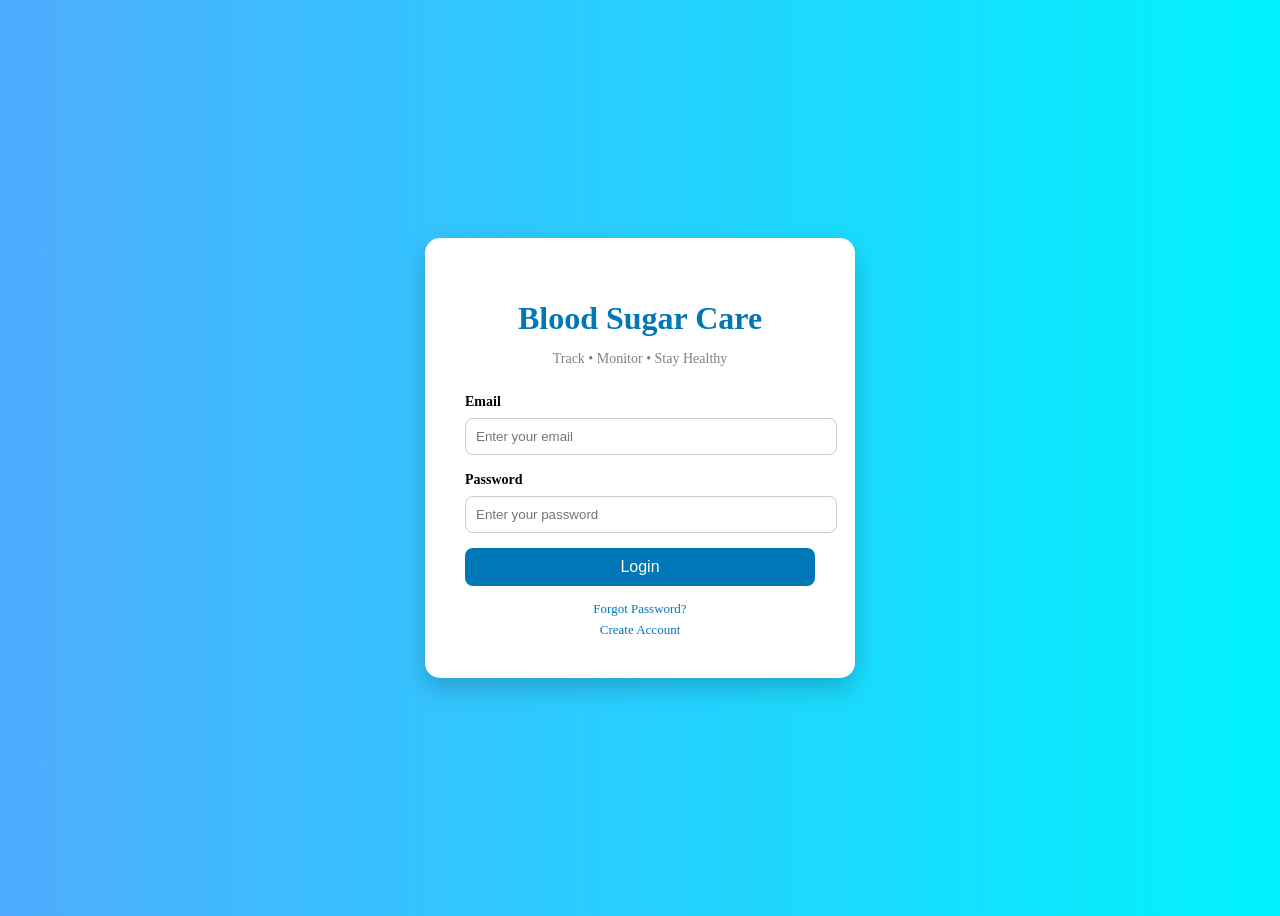
<file: login.html>
<!DOCTYPE html>
<html>
<head>
    <meta name="viewport" content="width=device-width, initial-scale=1.0">
    <title>Blood Sugar Care - Login</title>
    <link rel="stylesheet" href="login.css">
</head>
<body>
<div class="login-container">
<div class="login-box">
     <h1>Blood Sugar Care</h1>
     <p class="subtitle">Track • Monitor • Stay Healthy</p>
<form>
<label>Email</label>
<input type="email" placeholder="Enter your email" required>
<label>Password</label>
<input type="password" placeholder="Enter your password" required>
<button type="submit">Login</button>
<div class="links">
<a href="#">Forgot Password?</a>
<a href="#">Create Account</a>
</div>
</form>
</div>
</div>
</body>
</html>
</file>
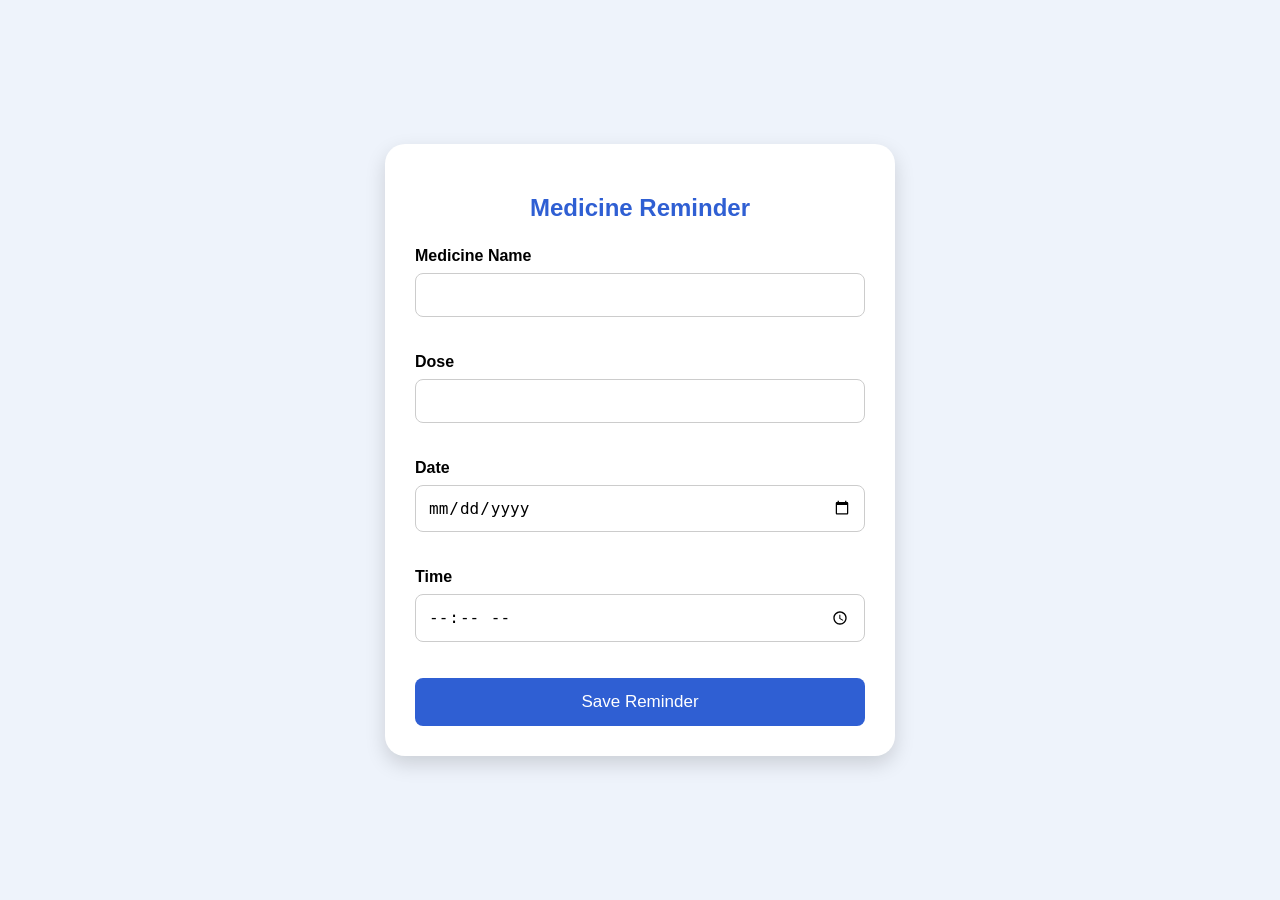
<file: reminder.html>
<!DOCTYPE html>
<html>
<head>
<meta charset="UTF-8">
<meta name="viewport" content="width=device-width, initial-scale=1.0">

<title>Medicine Reminder</title>
<link rel="stylesheet" href="style2.css">
</head>
<body>
<div class="container">
<h2>Medicine Reminder</h2>

<form>
<label>Medicine Name</label><br>
<input type="text"><br><br>

<label>Dose</label><br>
<input type="text"><br><br>

<label>Date</label><br>
<input type="date"><br><br>

<label>Time</label><br>
<input type="time"><br><br>

<button type="submit">Save Reminder</button>
</form>
</div>
</body>
</html>
</file>
<file: style1.css>
/* GENERAL */
body {
    margin: 0;
    font-family: Arial, sans-serif;
    background: #f5f7fb;
}

/* HEADER */
header {
    background: white;
    padding: 15px;
    box-shadow: 0 2px 5px rgba(0,0,0,0.1);
}

/* NAVBAR */
.navbar {
    background: #222;
    padding: 12px;
    text-align: center;
}

.navbar a {
    color: white;
    text-decoration: none;
    margin: 0 15px;
    font-weight: bold;
}

.navbar a:hover {
    color: yellow;
}

h3{
   color:purple;
}

/* CARDS */
.card {
    margin: 20px auto;
    padding: 15px;
    border-radius: 20px;
    color: #333;
    width: 90%;
    max-width: 1000px;
    min-height: 250px;
    display: flex;
    align-items: center;
    justify-content: space-between;
    box-shadow: 0 6px 15px rgba(0,0,0,0.08);
    transition: 0.3s;
}

.card:hover {
    transform: scale(1.02);
}

/* CARD IMAGES */
.card img {
    width: 250px;
    height: 200px;
    object-fit: cover;
    border-radius: 15px;
}

/* CARD TEXT */
.text {
    width: 60%;
    padding-left: 20px;
}

/* BUTTON */
.btn {
    display: inline-block;
    padding: 8px 15px;
    background: purple;
    color: white;
    text-decoration: none;
    border-radius: 20px;
    margin-top: 8px;
    transition: 0.3s;
}

.btn:hover {
    background: darkviolet;
    transform: scale(1.05);
}

/* CARD COLORS */
.blue { background: lightblue; }
.green { background: lightgreen; }
.pink { background: #ffe0e6; }
.orange { background: #ffe7d6; }

/* ARTICLE LINKS */
.article-link {
    text-decoration: none;
    color: inherit;
}

/* RESPONSIVE */
@media (max-width: 768px) {
    .card {
        flex-direction: column;
        text-align: center;
    }

    .card img {
        width: 90%;
        height: auto;
    }

    .text {
        width: 100%;
        padding: 10px 0 0 0;
    }
}
</file>
<file: about.css>
body {
    margin: 0;
    font-family: Arial, sans-serif;
    background: #f4f8fb;
}

header {
    text-align: center;
    padding: 20px;
    background: white;
    box-shadow: 0 2px 5px rgba(0,0,0,0.1);
}

.navbar {
    background: #222;
    padding: 12px;
    text-align: center;
}

.navbar a {
    color: white;
    text-decoration: none;
    margin: 0 15px;
    font-weight: bold;
}

.navbar a:hover {
    color: yellow;
}

.about-container {
    padding: 30px;
    display: flex;
    flex-wrap: wrap;
    justify-content: center;
}

.about-card {
    background: white;
    width: 300px;
    margin: 15px;
    padding: 20px;
    border-radius: 15px;
    box-shadow: 0 6px 15px rgba(0,0,0,0.1);
    transition: 0.3s;
}

.about-card:hover {
    transform: translateY(-5px);
}

.about-card h2 {
    color: #0077b6;
}

footer {
    text-align: center;
    padding: 15px;
    background: #222;
    color: white;
    margin-top: 30px;
}
</file>
<file: style2.css>
body{
    margin:0;
    font-family:Arial,sans-serif;
    background:#eef3fb;
    display:flex;
    justify-content:center;
    align-items:center;
    min-height:100vh;
}

.container{
    width:450px;
    background:#fff;
    padding:30px;
    border-radius:20px;
    box-shadow:0 8px 20px rgba(0,0,0,0.15);
}

h2{
    text-align:center;
    color:#2f5fd3;
    margin-bottom:25px;
}

label{
    font-weight:bold;
}

input,
textarea,
select{
    width:100%;
    padding:12px;
    margin:8px 0 18px;
    border:1px solid #ccc;
    border-radius:8px;
    box-sizing:border-box;
    font-size:16px;
}

button{
    width:100%;
    padding:14px;
    background:#2f5fd3;
    color:white;
    border:none;
    border-radius:8px;
    font-size:17px;
    cursor:pointer;
}

button:hover{
    background:#2149a6;
}
</file>
<file: article.css>
body {
    margin: 0;
    padding: 0;
    font-family: Arial, sans-serif;
    background: #eef3fb;
    color: #333;
}

/* Header (Works for top-bar and header) */
.top-bar,
.header {
    background: #2f5fd3;
    color: white;
    text-align: center;
    padding: 18px;
    font-weight: bold;
    box-shadow: 0 2px 8px rgba(0,0,0,0.15);
}

.top-bar h1,
.header h1 {
    margin: 0;
    font-size: 28px;
}

/* Container */
.container {
    width: 90%;
    max-width: 1200px;
    margin: 20px auto;
}

/* Cards (Works for article-card and card) */
.article-card,
.card {
    background: white;
    width: 90%;
    max-width: 1100px;
    margin: 20px auto;
    padding: 22px;
    border-radius: 15px;
    box-shadow: 0 5px 12px rgba(0,0,0,0.12);
    box-sizing: border-box;
}

/* Headings */
.article-card h2,
.card h2 {
    color: #2f5fd3;
    margin-top: 0;
    margin-bottom: 15px;
    font-size: 28px;
}

.article-card h3,
.card h3 {
    color: #333;
}

/* Paragraph */
.article-card p,
.card p {
    font-size: 20px;
    line-height: 1.8;
}

/* Lists */
.article-card ul,
.article-card ol,
.card ul,
.card ol {
    padding-left: 25px;
}

.article-card li,
.card li {
    font-size: 18px;
    margin-bottom: 10px;
    line-height: 1.7;
}

/* Bold */
b {
    color: #1d3f9f;
}

/* Note */
.note {
    background: #fff3cd;
    padding: 10px;
    border-left: 5px solid orange;
    border-radius: 8px;
}

/* Pro Tip */
.pro-tip {
    background: #e8f5e9;
    padding: 10px;
    border-left: 5px solid green;
    border-radius: 8px;
}

/* Mobile */
@media (max-width: 768px) {

    .top-bar h1,
    .header h1 {
        font-size: 22px;
    }

    .article-card,
    .card {
        width: 95%;
        padding: 15px;
    }

    .article-card h2,
    .card h2 {
        font-size: 22px;
    }

    .article-card p,
    .article-card li,
    .card p,
    .card li {
        font-size: 16px;
    }
}
</file>
<file: graphs.css>
body {
    margin: 0;
    font-family: Arial, sans-serif;
    background: #f0f4f8;
}

header {
    text-align: center;
    padding: 20px;
    background: white;
    box-shadow: 0 2px 5px rgba(0,0,0,0.1);
}

.navbar {
    background: #222;
    padding: 12px;
    text-align: center;
}

.navbar a {
    color: white;
    text-decoration: none;
    margin: 0 15px;
    font-weight: bold;
}

.navbar a:hover {
    color: yellow;
}

.report-container {
    display: flex;
    justify-content: center;
    flex-wrap: wrap;
    padding: 20px;
}

.report-card {
    background: white;
    width: 300px;
    margin: 15px;
    padding: 15px;
    border-radius: 15px;
    text-align: center;
    box-shadow: 0 6px 15px rgba(0,0,0,0.1);
    transition: 0.3s;
}

.report-card:hover {
    transform: scale(1.05);
}

.report-card img {
    width: 100%;
    height: 180px;
    object-fit: cover;
    border-radius: 10px;
}

footer {
    text-align: center;
    padding: 15px;
    background: #222;
    color: white;
    margin-top: 30px;
}
</file>
<file: login.css>
//login page

* {
    margin: 0;
    padding: 0;
    box-sizing: border-box;
    font-family: Arial, Helvetica, sans-serif;
}

body {
    height: 100vh;
    background: linear-gradient(to right, #4facfe, #00f2fe);
    display: flex;
justify-content: center;
    align-items: center;
}

.login-container {
    width: 100%;
    display: flex;
    justify-content: center;
    align-items: center;
}

.login-box {
    background: white;
    padding: 40px;
    width: 350px;
    border-radius: 15px;
    box-shadow: 0 10px 25px rgba(0,0,0,0.2);
    text-align: center;
}

.login-box h1 {
    color: #0077b6;
    margin-bottom: 10px;
}

.subtitle {
    font-size: 14px;
    color: gray;
    margin-bottom: 25px;
}

form {
    text-align: left;
}

label {
    font-size: 14px;
    font-weight: bold;
}

input {
    width: 100%;
    padding: 10px;
    margin: 8px 0 15px;
    border-radius: 8px;
    border: 1px solid #ccc;
    outline: none;
    transition: 0.3s;
}

input:focus {
    border-color: #00b4d8;
    box-shadow: 0 0 5px #90e0ef;
}

button {
    width: 100%;
    padding: 10px;
    border: none;
    border-radius: 8px;
    background: #0077b6;
    color: white;
    font-size: 16px;
    cursor: pointer;
    transition: 0.3s;
}

button:hover {
    background: #023e8a;
}

.links {
    margin-top: 15px;
    text-align: center;
}

.links a {
    display: block;
    text-decoration: none;
    font-size: 13px;
    color: #0077b6;
    margin-top: 5px;
}

.links a:hover {
    text-decoration: underline;
}
</file>
